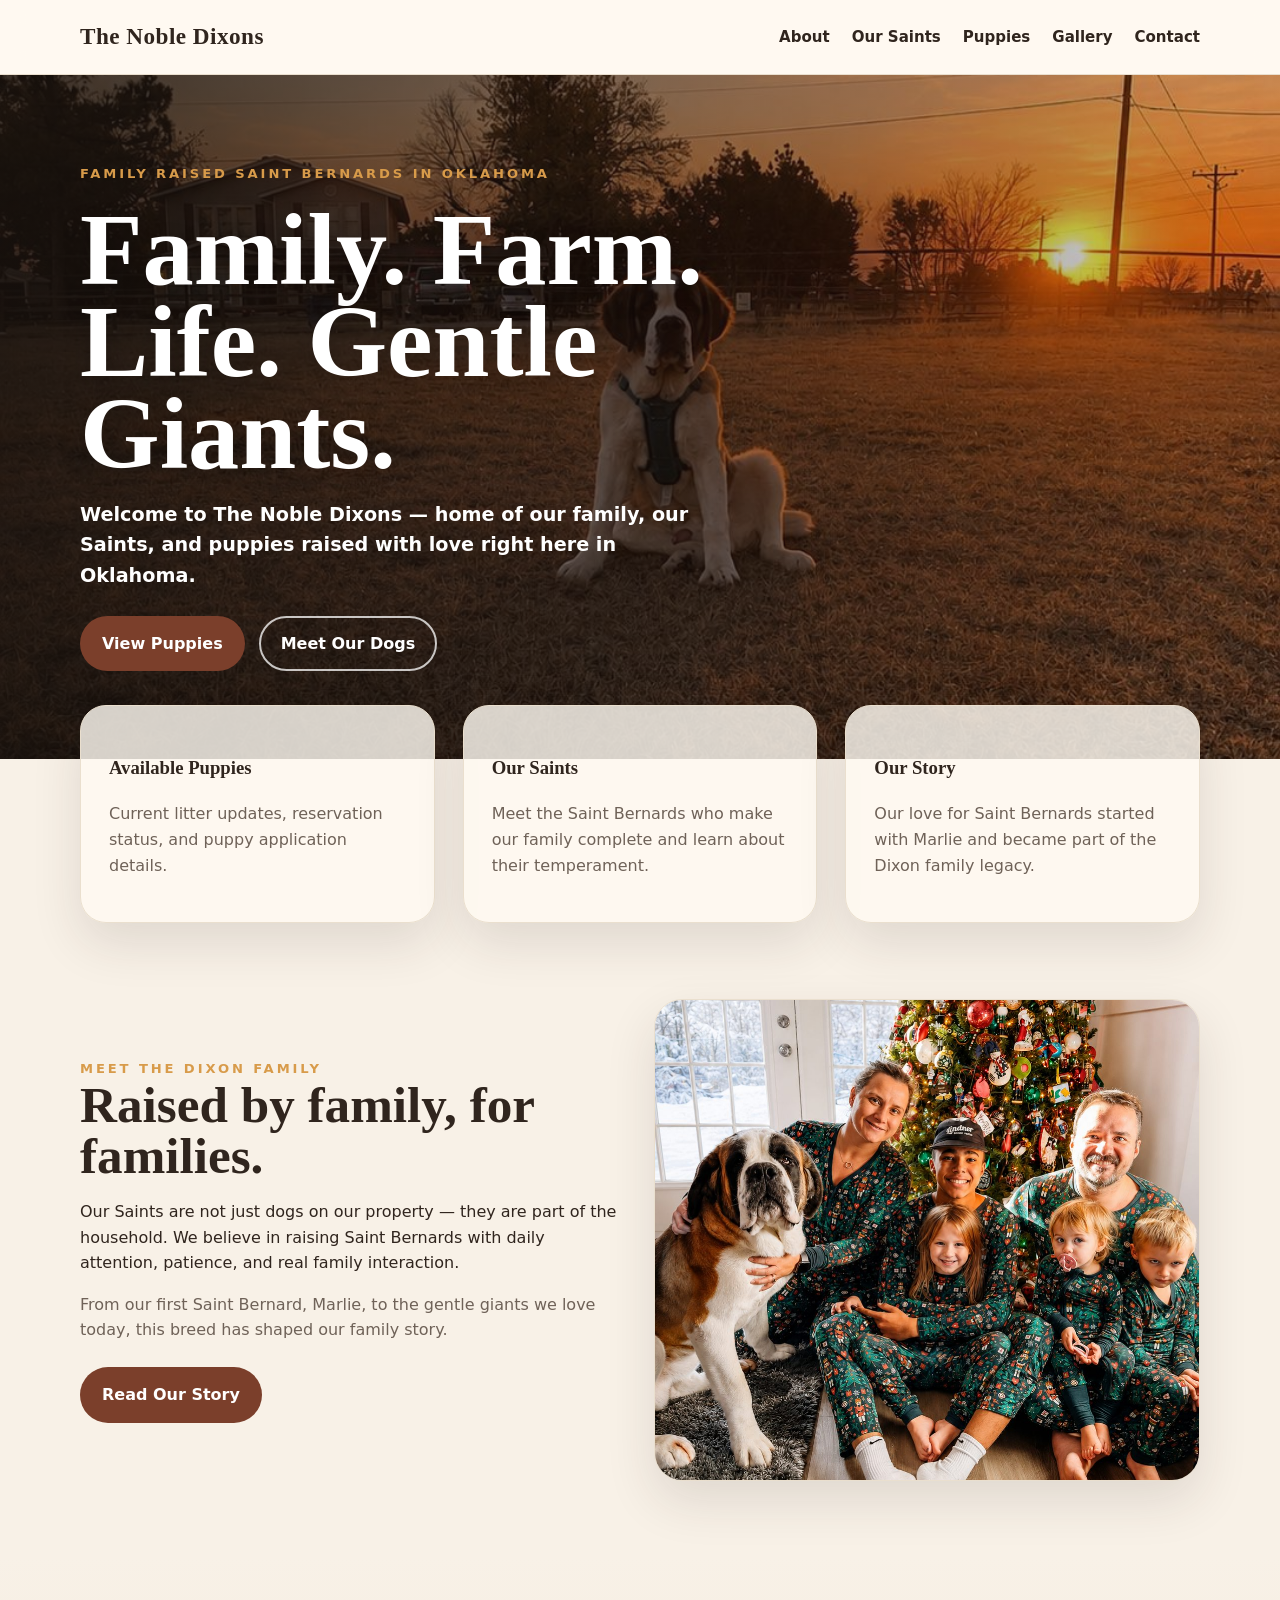
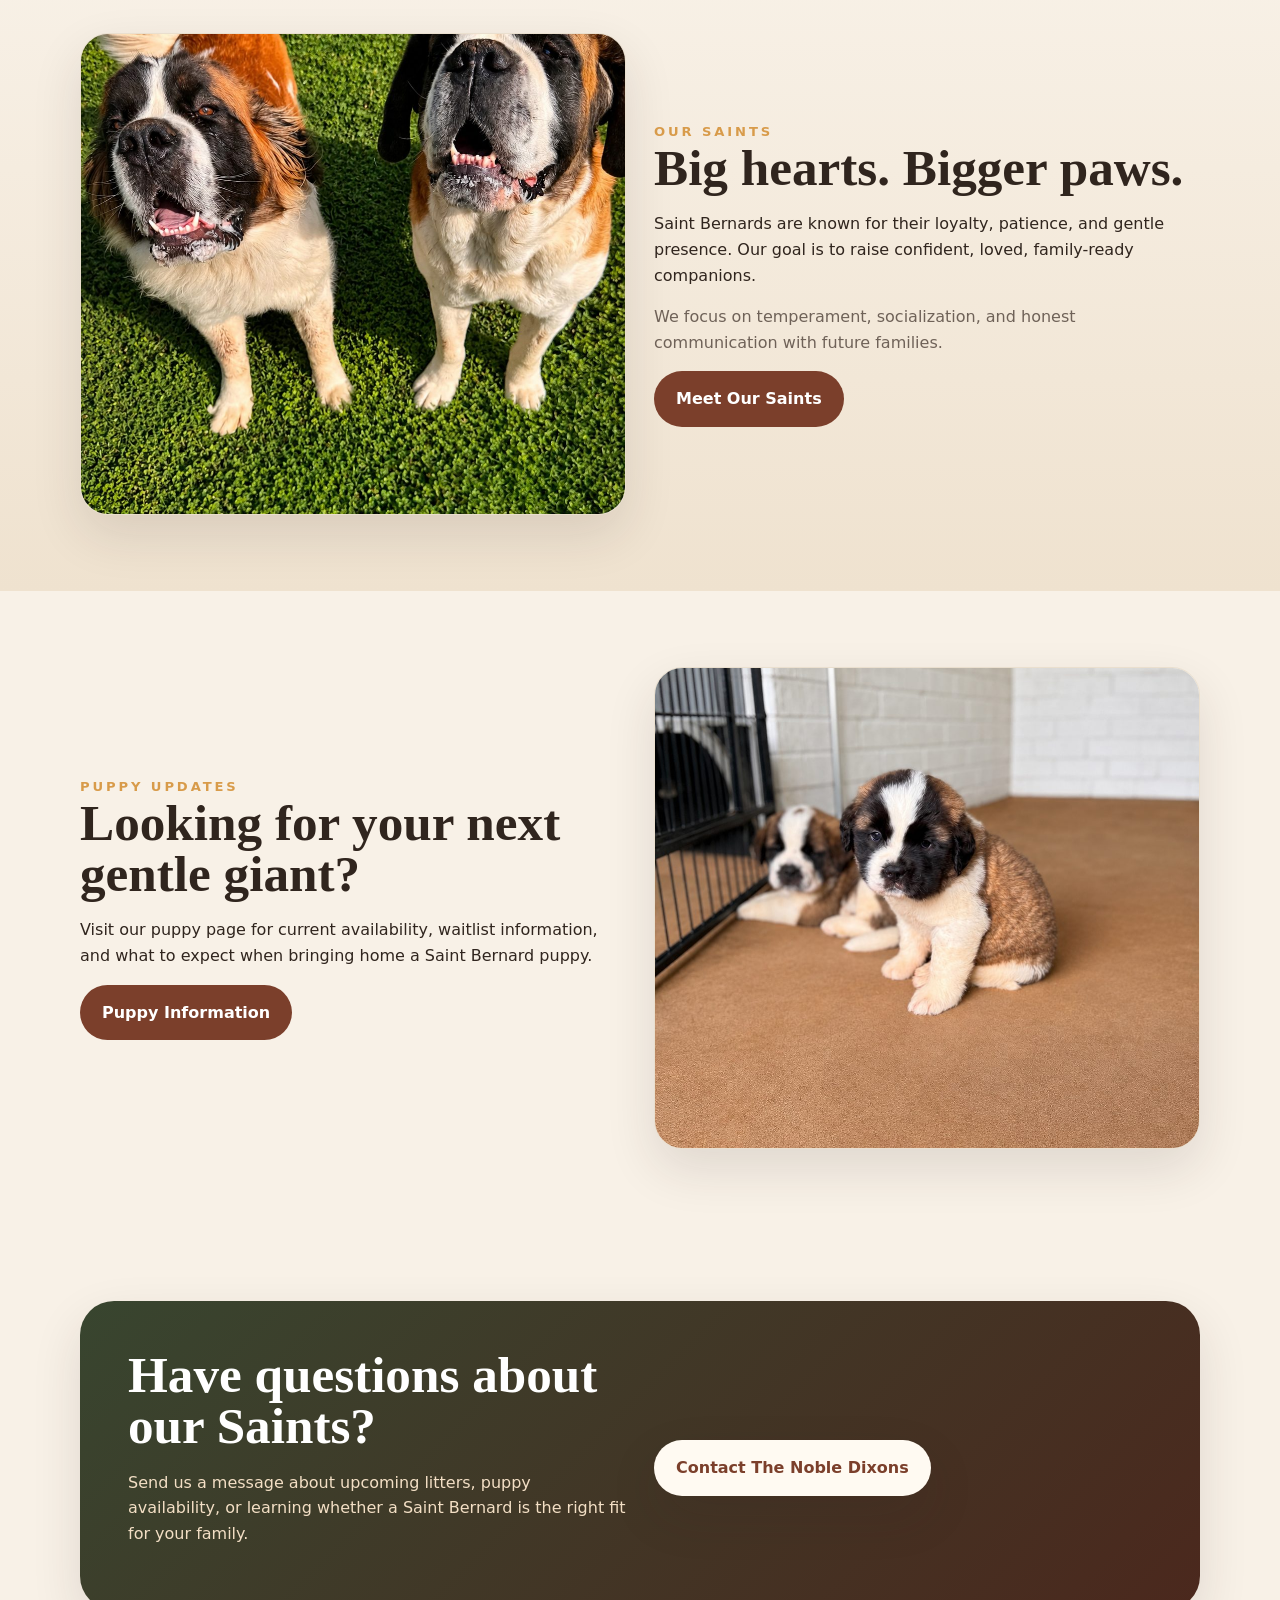
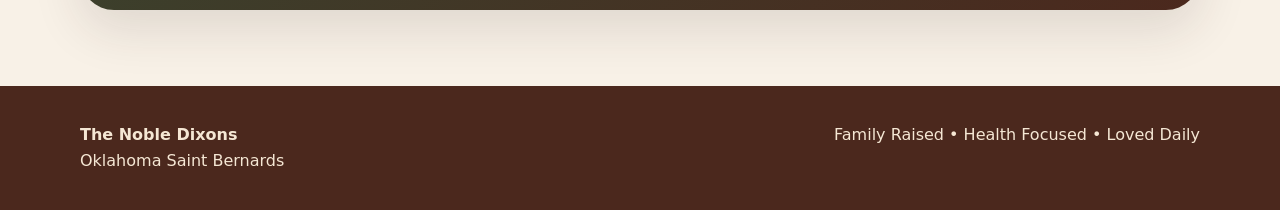
<file: index.html>
<!doctype html><html lang="en"><head><meta charset="utf-8"><meta name="viewport" content="width=device-width,initial-scale=1"><title>The Noble Dixons | Oklahoma Saint Bernards</title><meta name="description" content="Family-raised Saint Bernards in Oklahoma. Meet The Noble Dixons, our Saints, current puppy updates, and our family story."><link rel="stylesheet" href="styles.css"></head><body>
<header class="topbar"><div class="container nav"><a class="brand" href="index.html">The Noble Dixons</a><nav class="navlinks"><a href="about.html">About</a><a href="dogs.html">Our Saints</a><a href="puppies.html">Puppies</a><a href="gallery.html">Gallery</a><a href="contact.html">Contact</a></nav></div></header>
<section class="hero"><div class="hero-content"><div class="eyebrow">Family Raised Saint Bernards in Oklahoma</div><h1>Family. Farm. Life. Gentle Giants.</h1><p>Welcome to The Noble Dixons — home of our family, our Saints, and puppies raised with love right here in Oklahoma.</p><div class="buttons"><a class="btn primary" href="puppies.html">View Puppies</a><a class="btn secondary" href="dogs.html">Meet Our Dogs</a></div></div></section>
<section class="feature-strip"><div class="container grid three"><div class="card"><h3>Available Puppies</h3><p class="muted">Current litter updates, reservation status, and puppy application details.</p></div><div class="card"><h3>Our Saints</h3><p class="muted">Meet the Saint Bernards who make our family complete and learn about their temperament.</p></div><div class="card"><h3>Our Story</h3><p class="muted">Our love for Saint Bernards started with Marlie and became part of the Dixon family legacy.</p></div></div></section>
<section class="section"><div class="container grid two"><div><div class="eyebrow">Meet the Dixon Family</div><h2>Raised by family, for families.</h2><p>Our Saints are not just dogs on our property — they are part of the household. We believe in raising Saint Bernards with daily attention, patience, and real family interaction.</p><p class="muted">From our first Saint Bernard, Marlie, to the gentle giants we love today, this breed has shaped our family story.</p><div class="buttons"><a class="btn primary" href="about.html">Read Our Story</a></div></div><div class="photo-card"><img src="images/family.jpg" alt="The Dixon family with their Saint Bernard"></div></div></section>
<section class="section split-bg"><div class="container grid two"><div class="photo-card"><img src="images/two-saints.jpg" alt="Two Saint Bernards sitting in the grass"></div><div><div class="eyebrow">Our Saints</div><h2>Big hearts. Bigger paws.</h2><p>Saint Bernards are known for their loyalty, patience, and gentle presence. Our goal is to raise confident, loved, family-ready companions.</p><p class="muted">We focus on temperament, socialization, and honest communication with future families.</p><a class="btn primary" href="dogs.html">Meet Our Saints</a></div></div></section>
<section class="section"><div class="container grid two"><div><div class="eyebrow">Puppy Updates</div><h2>Looking for your next gentle giant?</h2><p>Visit our puppy page for current availability, waitlist information, and what to expect when bringing home a Saint Bernard puppy.</p><a class="btn primary" href="puppies.html">Puppy Information</a></div><div class="photo-card"><img src="images/puppies.jpg" alt="Saint Bernard puppies"></div></div></section>
<section class="section"><div class="container cta"><div class="grid two"><div><h2>Have questions about our Saints?</h2><p class="muted">Send us a message about upcoming litters, puppy availability, or learning whether a Saint Bernard is the right fit for your family.</p></div><div class="buttons"><a class="btn light" href="contact.html">Contact The Noble Dixons</a></div></div></div></section>
<footer><div class="container footer-row"><div><strong>The Noble Dixons</strong><br>Oklahoma Saint Bernards</div><div>Family Raised • Health Focused • Loved Daily</div></div></footer><script src="script.js"></script></body></html>
</file>
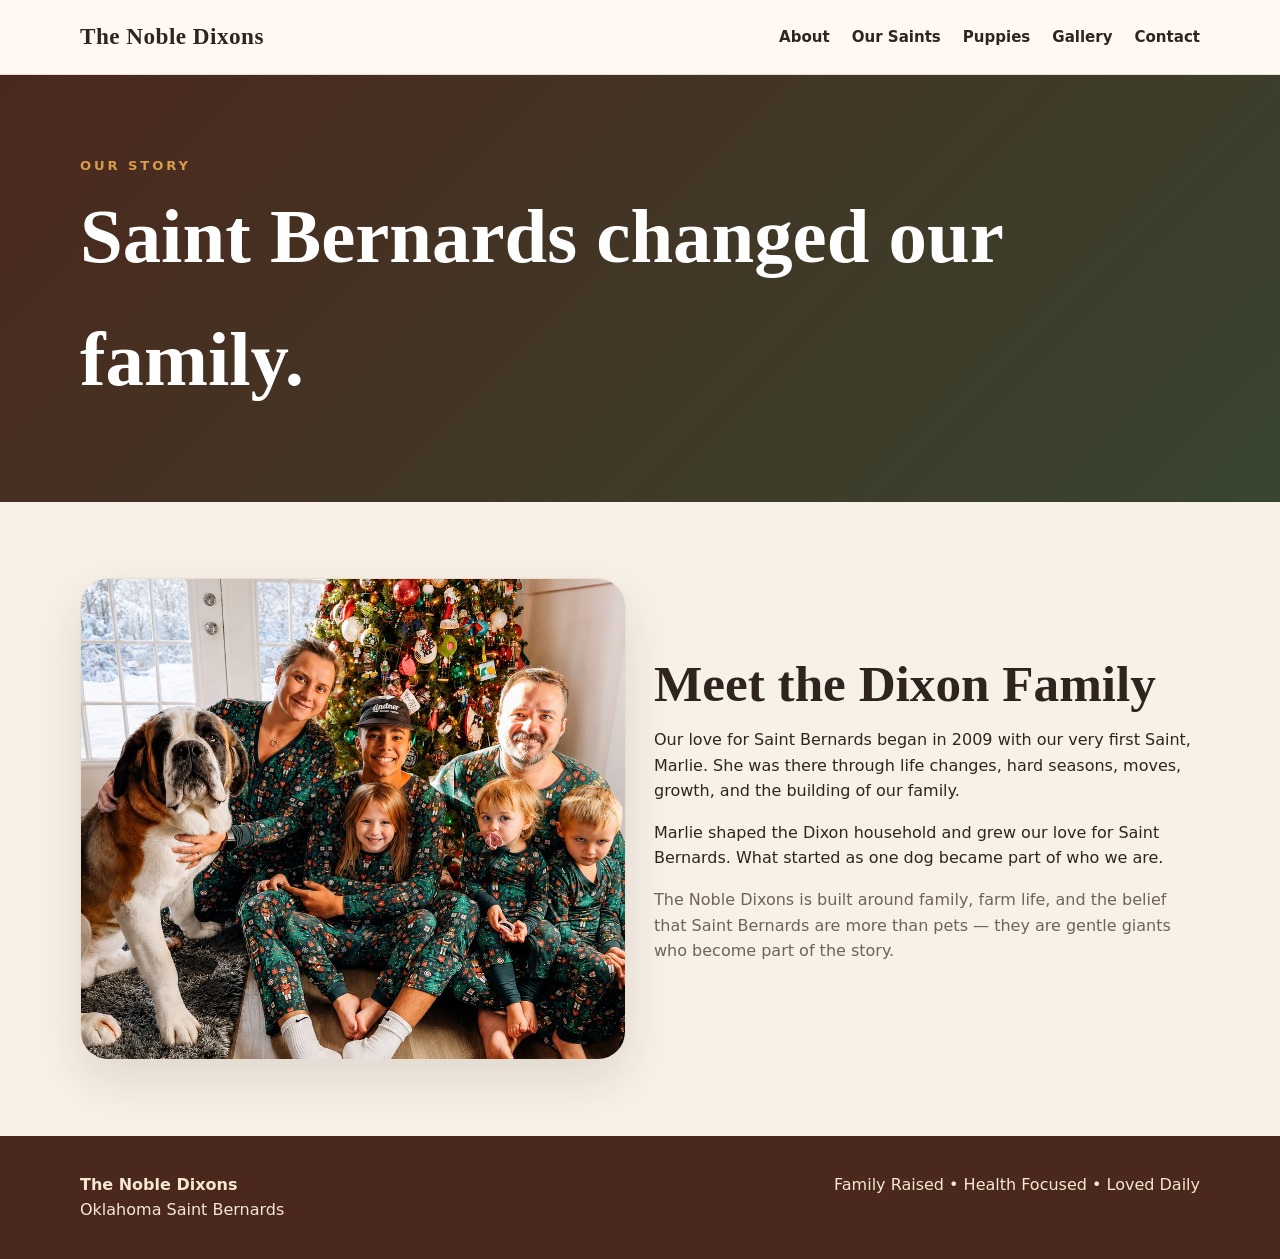
<file: about.html>
<!doctype html><html lang="en"><head><meta charset="utf-8"><meta name="viewport" content="width=device-width,initial-scale=1"><title>About | The Noble Dixons</title><link rel="stylesheet" href="styles.css"></head><body><header class="topbar"><div class="container nav"><a class="brand" href="index.html">The Noble Dixons</a><nav class="navlinks"><a href="about.html">About</a><a href="dogs.html">Our Saints</a><a href="puppies.html">Puppies</a><a href="gallery.html">Gallery</a><a href="contact.html">Contact</a></nav></div></header><section class="page-hero"><div class="container"><div class="eyebrow">Our Story</div><h1>Saint Bernards changed our family.</h1></div></section><section class="section"><div class="container grid two"><div class="photo-card"><img src="images/family.jpg" alt="The Dixon family with their Saint Bernard"></div><div><h2>Meet the Dixon Family</h2><p>Our love for Saint Bernards began in 2009 with our very first Saint, Marlie. She was there through life changes, hard seasons, moves, growth, and the building of our family.</p><p>Marlie shaped the Dixon household and grew our love for Saint Bernards. What started as one dog became part of who we are.</p><p class="muted">The Noble Dixons is built around family, farm life, and the belief that Saint Bernards are more than pets — they are gentle giants who become part of the story.</p></div></div></section><footer><div class="container footer-row"><div><strong>The Noble Dixons</strong><br>Oklahoma Saint Bernards</div><div>Family Raised • Health Focused • Loved Daily</div></div></footer></body></html>
</file>
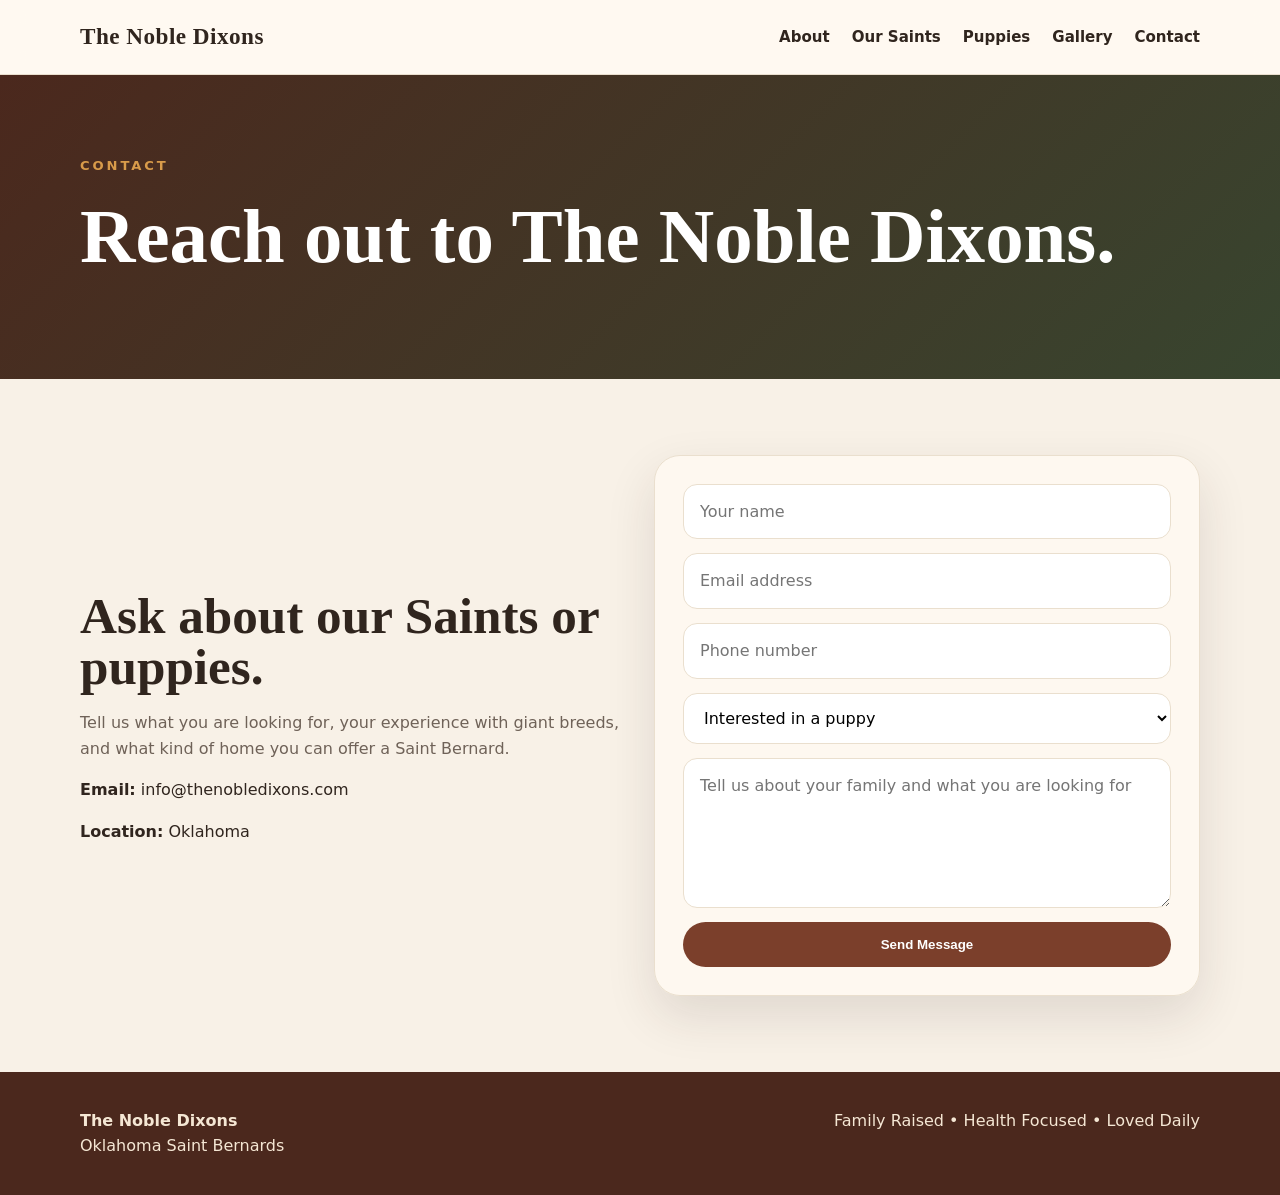
<file: contact.html>
<!doctype html><html lang="en"><head><meta charset="utf-8"><meta name="viewport" content="width=device-width,initial-scale=1"><title>Contact | The Noble Dixons</title><link rel="stylesheet" href="styles.css"></head><body><header class="topbar"><div class="container nav"><a class="brand" href="index.html">The Noble Dixons</a><nav class="navlinks"><a href="about.html">About</a><a href="dogs.html">Our Saints</a><a href="puppies.html">Puppies</a><a href="gallery.html">Gallery</a><a href="contact.html">Contact</a></nav></div></header><section class="page-hero"><div class="container"><div class="eyebrow">Contact</div><h1>Reach out to The Noble Dixons.</h1></div></section><section class="section"><div class="container grid two"><div><h2>Ask about our Saints or puppies.</h2><p class="muted">Tell us what you are looking for, your experience with giant breeds, and what kind of home you can offer a Saint Bernard.</p><p><strong>Email:</strong> info@thenobledixons.com</p><p><strong>Location:</strong> Oklahoma</p></div><form class="card" name="contact" method="POST" data-netlify="true"><input type="hidden" name="form-name" value="contact"><input name="name" placeholder="Your name" required><input name="email" type="email" placeholder="Email address" required><input name="phone" placeholder="Phone number"><select name="interest"><option>Interested in a puppy</option><option>Join the waitlist</option><option>Question about our Saints</option><option>General question</option></select><textarea name="message" placeholder="Tell us about your family and what you are looking for"></textarea><button class="btn primary" type="submit">Send Message</button></form></div></section><footer><div class="container footer-row"><div><strong>The Noble Dixons</strong><br>Oklahoma Saint Bernards</div><div>Family Raised • Health Focused • Loved Daily</div></div></footer></body></html>
</file>
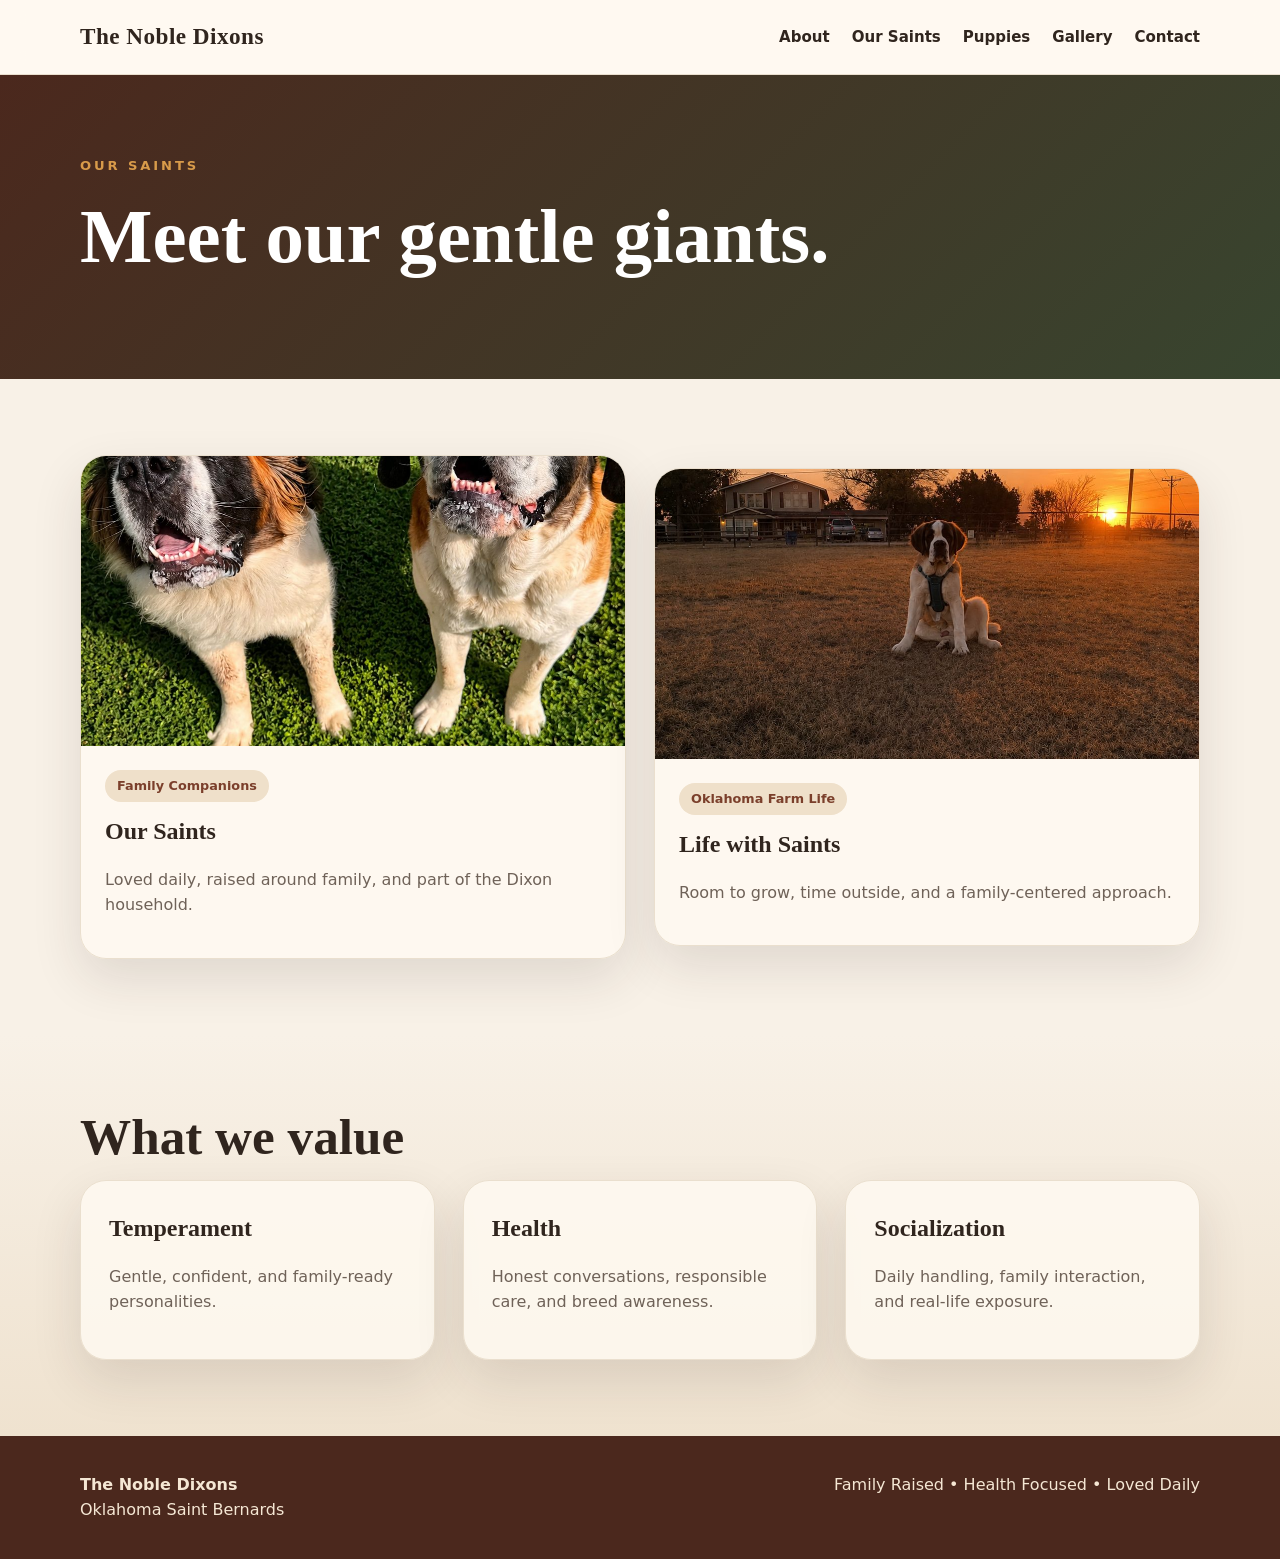
<file: dogs.html>
<!doctype html><html lang="en"><head><meta charset="utf-8"><meta name="viewport" content="width=device-width,initial-scale=1"><title>Our Saints | The Noble Dixons</title><link rel="stylesheet" href="styles.css"></head><body><header class="topbar"><div class="container nav"><a class="brand" href="index.html">The Noble Dixons</a><nav class="navlinks"><a href="about.html">About</a><a href="dogs.html">Our Saints</a><a href="puppies.html">Puppies</a><a href="gallery.html">Gallery</a><a href="contact.html">Contact</a></nav></div></header><section class="page-hero"><div class="container"><div class="eyebrow">Our Saints</div><h1>Meet our gentle giants.</h1></div></section><section class="section"><div class="container grid two"><article class="card dog-card"><img src="images/two-saints.jpg" alt="Two Saint Bernards"><div><span class="badge">Family Companions</span><h3>Our Saints</h3><p class="muted">Loved daily, raised around family, and part of the Dixon household.</p></div></article><article class="card dog-card"><img src="images/hero-sunset.jpg" alt="Saint Bernard at sunset"><div><span class="badge">Oklahoma Farm Life</span><h3>Life with Saints</h3><p class="muted">Room to grow, time outside, and a family-centered approach.</p></div></article></div></section><section class="section split-bg"><div class="container"><h2>What we value</h2><div class="grid three"><div class="card"><h3>Temperament</h3><p class="muted">Gentle, confident, and family-ready personalities.</p></div><div class="card"><h3>Health</h3><p class="muted">Honest conversations, responsible care, and breed awareness.</p></div><div class="card"><h3>Socialization</h3><p class="muted">Daily handling, family interaction, and real-life exposure.</p></div></div></div></section><footer><div class="container footer-row"><div><strong>The Noble Dixons</strong><br>Oklahoma Saint Bernards</div><div>Family Raised • Health Focused • Loved Daily</div></div></footer></body></html>
</file>
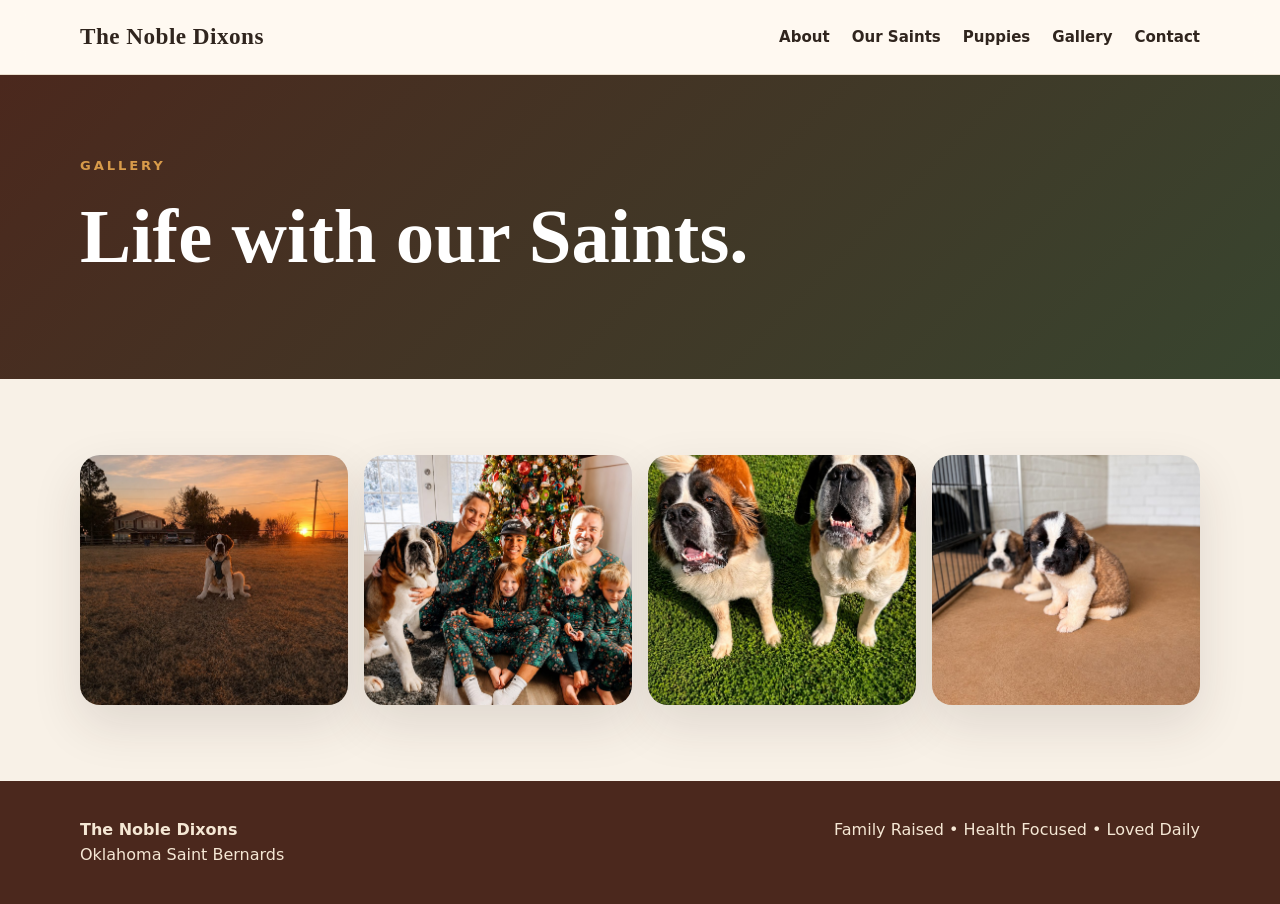
<file: gallery.html>
<!doctype html><html lang="en"><head><meta charset="utf-8"><meta name="viewport" content="width=device-width,initial-scale=1"><title>Gallery | The Noble Dixons</title><link rel="stylesheet" href="styles.css"></head><body><header class="topbar"><div class="container nav"><a class="brand" href="index.html">The Noble Dixons</a><nav class="navlinks"><a href="about.html">About</a><a href="dogs.html">Our Saints</a><a href="puppies.html">Puppies</a><a href="gallery.html">Gallery</a><a href="contact.html">Contact</a></nav></div></header><section class="page-hero"><div class="container"><div class="eyebrow">Gallery</div><h1>Life with our Saints.</h1></div></section><section class="section"><div class="container gallery"><img src="images/hero-sunset.jpg" alt="Saint Bernard at sunset"><img src="images/family.jpg" alt="The Dixon family"><img src="images/two-saints.jpg" alt="Two Saint Bernards"><img src="images/puppies.jpg" alt="Saint Bernard puppies"></div></section><footer><div class="container footer-row"><div><strong>The Noble Dixons</strong><br>Oklahoma Saint Bernards</div><div>Family Raised • Health Focused • Loved Daily</div></div></footer></body></html>
</file>
<file: styles.css>
:root{
  --cream:#f8f1e7;
  --paper:#fffaf2;
  --ink:#30251e;
  --muted:#6f6258;
  --brown:#7b3f2b;
  --brown-dark:#4b281d;
  --gold:#d89b4a;
  --green:#38452f;
  --line:#eadfce;
  --shadow:0 20px 50px rgba(48,37,30,.12);
}
*{box-sizing:border-box}html{scroll-behavior:smooth}body{margin:0;font-family:Inter,system-ui,-apple-system,Segoe UI,sans-serif;background:var(--cream);color:var(--ink);line-height:1.6}.serif,h1,h2,h3,.brand{font-family:Georgia,'Times New Roman',serif}a{color:inherit;text-decoration:none}img{max-width:100%;display:block}.container{width:min(1120px,92%);margin:auto}.topbar{position:sticky;top:0;z-index:10;background:rgba(255,250,242,.93);backdrop-filter:blur(12px);border-bottom:1px solid var(--line)}.nav{height:74px;display:flex;align-items:center;justify-content:space-between;gap:20px}.brand{font-weight:800;font-size:1.45rem;letter-spacing:.02em}.navlinks{display:flex;gap:22px;font-weight:700;font-size:.94rem}.navlinks a:hover{color:var(--brown)}.hero{min-height:76vh;display:grid;align-items:center;position:relative;background:linear-gradient(90deg,rgba(25,18,14,.82),rgba(25,18,14,.50),rgba(25,18,14,.18)),url('images/hero-sunset.jpg') center 43%/cover no-repeat;color:white}.hero-content{width:min(760px,92%);margin-left:max(4%,calc((100vw - 1120px)/2))}.eyebrow{color:var(--gold);text-transform:uppercase;letter-spacing:.22em;font-weight:900;font-size:.82rem}.hero h1{font-size:clamp(3.1rem,8vw,6.8rem);line-height:.9;margin:.2em 0 .18em;text-shadow:0 10px 25px rgba(0,0,0,.25)}.hero p{font-size:1.2rem;max-width:650px;font-weight:700}.buttons{display:flex;gap:14px;flex-wrap:wrap;margin-top:24px}.btn{display:inline-flex;align-items:center;justify-content:center;padding:13px 20px;border-radius:999px;font-weight:900;border:2px solid transparent}.btn.primary{background:var(--brown);color:white}.btn.primary:hover{background:var(--brown-dark)}.btn.secondary{border-color:rgba(255,255,255,.75);color:white}.btn.light{background:var(--paper);color:var(--brown);box-shadow:var(--shadow)}.section{padding:76px 0}.grid{display:grid;gap:28px}.two{grid-template-columns:1fr 1fr;align-items:center}.three{grid-template-columns:repeat(3,1fr)}.card{background:rgba(255,250,242,.82);border:1px solid var(--line);border-radius:26px;padding:28px;box-shadow:var(--shadow)}.photo-card{overflow:hidden;border-radius:28px;box-shadow:var(--shadow);border:1px solid var(--line);background:var(--paper)}.photo-card img{width:100%;height:480px;object-fit:cover}.section h2{font-size:clamp(2.2rem,4vw,4rem);line-height:1;margin:0 0 18px}.section h3{font-size:1.5rem;margin:0 0 8px}.muted{color:var(--muted)}.feature-strip{margin-top:-54px;position:relative;z-index:2}.feature-strip .card{min-height:170px}.split-bg{background:linear-gradient(180deg,var(--cream),#efe2cf)}.dog-card img,.puppy-card img{height:290px;width:100%;object-fit:cover}.dog-card,.puppy-card{padding:0;overflow:hidden}.dog-card div,.puppy-card div{padding:24px}.badge{display:inline-block;background:#efe0ca;color:var(--brown);font-weight:900;border-radius:999px;padding:6px 12px;font-size:.8rem;margin-bottom:10px}.cta{background:linear-gradient(135deg,var(--green),var(--brown-dark));color:white;border-radius:34px;padding:48px;box-shadow:var(--shadow)}.cta .muted{color:#f3dfc5}.page-hero{padding:80px 0;background:linear-gradient(135deg,var(--brown-dark),var(--green));color:white}.page-hero h1{font-size:clamp(2.6rem,6vw,5rem);margin:0}.list{padding-left:20px}.gallery{display:grid;grid-template-columns:repeat(4,1fr);gap:16px}.gallery img{height:250px;width:100%;object-fit:cover;border-radius:20px;box-shadow:var(--shadow)}form{display:grid;gap:14px}input,textarea,select{width:100%;padding:14px 16px;border:1px solid var(--line);border-radius:14px;background:white;font:inherit}textarea{min-height:150px}footer{padding:36px 0;background:var(--brown-dark);color:#f5e7d4}.footer-row{display:flex;justify-content:space-between;gap:20px;flex-wrap:wrap}@media (max-width:850px){.nav{height:auto;padding:18px 0;align-items:flex-start}.navlinks{flex-wrap:wrap;gap:12px}.hero{min-height:72vh;background-position:center top}.hero-content{margin:auto}.two,.three{grid-template-columns:1fr}.photo-card img{height:360px}.gallery{grid-template-columns:1fr 1fr}.feature-strip{margin-top:0}.cta{padding:30px}}@media (max-width:520px){.gallery{grid-template-columns:1fr}.hero h1{font-size:3.2rem}.section{padding:52px 0}}
.center-head{text-align:center;max-width:780px;margin:0 auto 30px}.puppy-grid{display:grid;grid-template-columns:repeat(2,1fr);gap:24px}.puppy-listing{padding:0;overflow:hidden}.puppy-listing img{height:430px;width:100%;object-fit:cover}.puppy-listing div{padding:24px}.badge.available{background:#e7f1df;color:#315327}.text-link{font-weight:900;color:var(--brown)}.text-link:hover{text-decoration:underline}@media (max-width:850px){.puppy-grid{grid-template-columns:1fr}.puppy-listing img{height:360px}}
</file>
